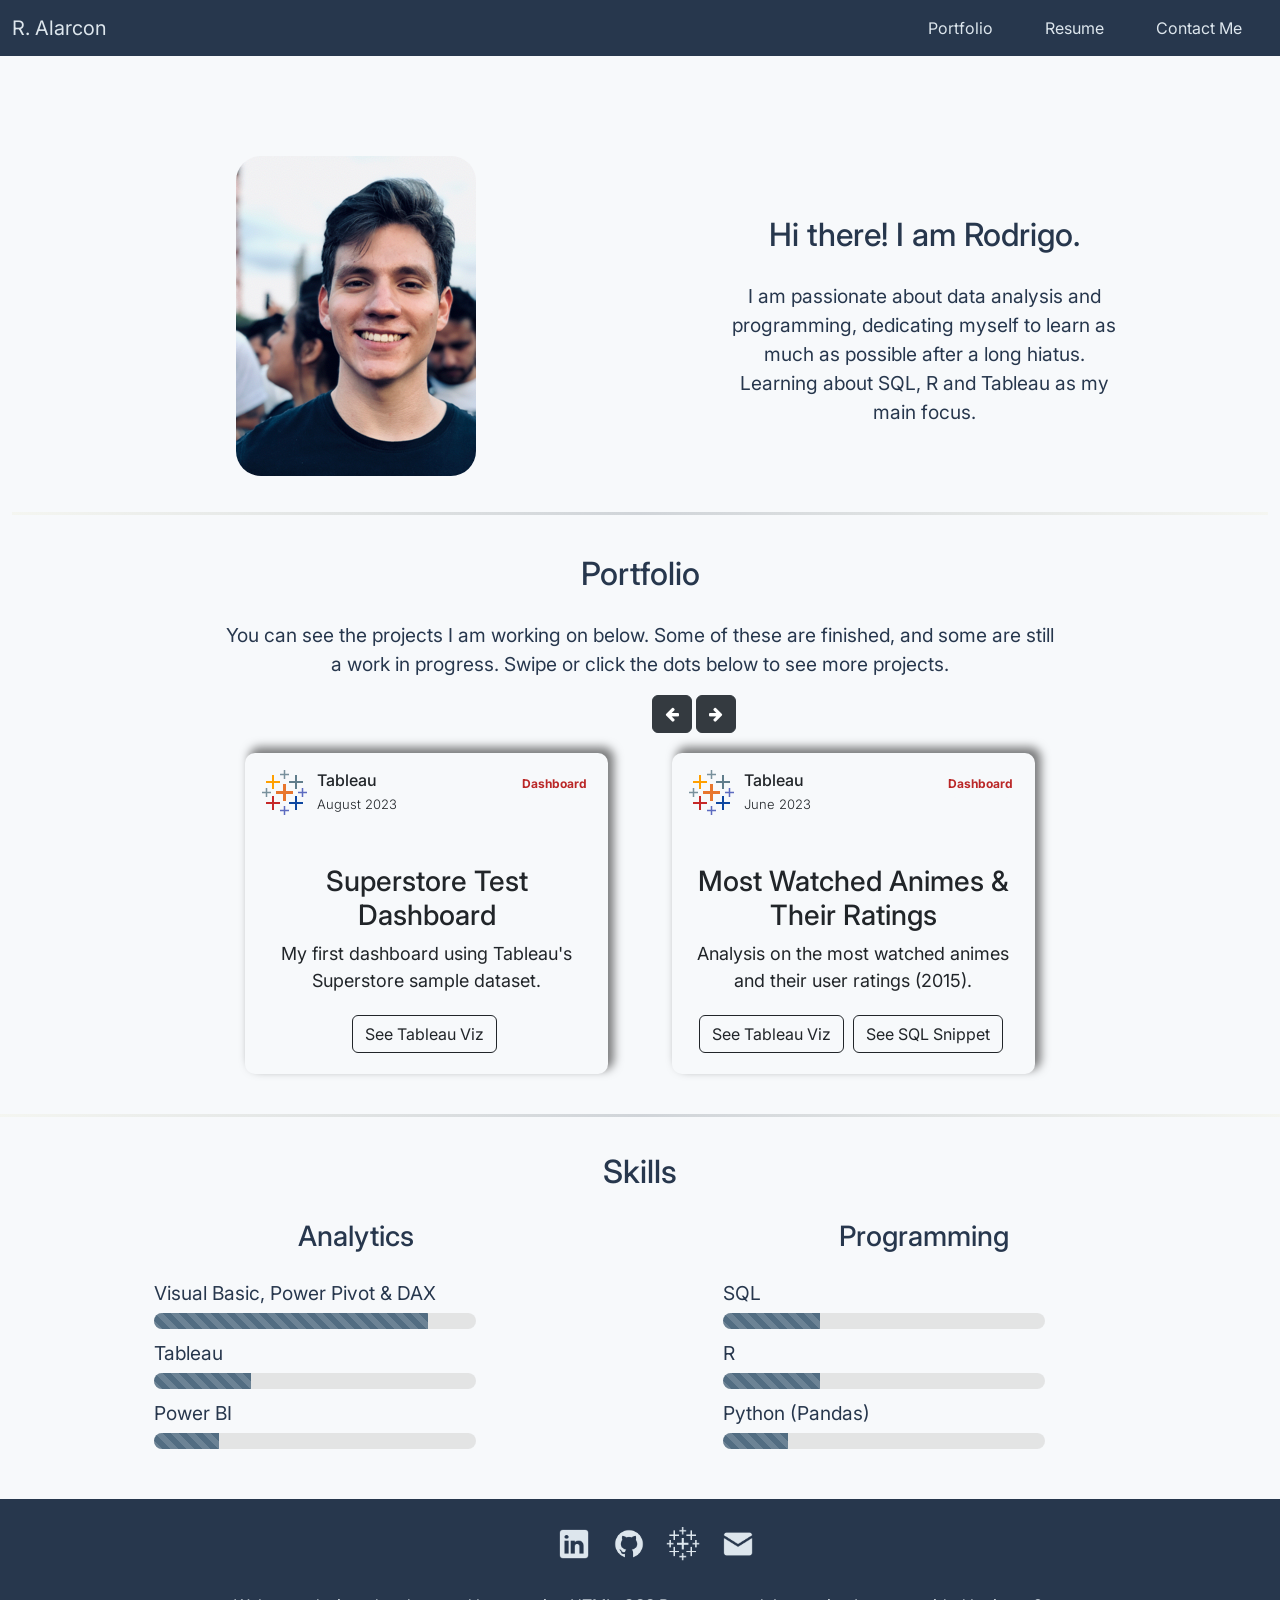
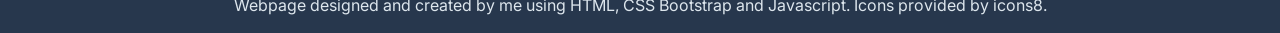
<file: index.html>
<!DOCTYPE html>
<html lang="en">

<head>

  <!-- Required meta tags -->
  <meta charset="utf-8">
  <meta name="viewport" content="width=device-width, initial-scale=1">
  <meta http-equiv='cache-control' content='no-cache'>
  <meta http-equiv='expires' content='0'>
  <meta http-equiv='pragma' content='no-cache'>

  <!-- Bootstrap CSS -->
  <link href="https://cdn.jsdelivr.net/npm/bootstrap@5.3.0/dist/css/bootstrap.min.css" rel="stylesheet"
    integrity="sha384-9ndCyUaIbzAi2FUVXJi0CjmCapSmO7SnpJef0486qhLnuZ2cdeRhO02iuK6FUUVM" crossorigin="anonymous">

  <!-- CSS Style Sheet -->
  <link href='https://stackpath.bootstrapcdn.com/bootstrap/5.0.0-alpha1/css/bootstrap.min.css' rel='stylesheet'>
  <link href='https://cdnjs.cloudflare.com/ajax/libs/font-awesome/4.0.3/css/font-awesome.css' rel='stylesheet'>
  <link rel="stylesheet" href="index-styles.css">


  <!-- Font Styles -->
  <link rel="preconnect" href="https://fonts.googleapis.com">
  <link rel="preconnect" href="https://fonts.gstatic.com" crossorigin>
  <link href="https://fonts.googleapis.com/css2?family=Inter:wght@100;200;300;400;500;600&display=swap" rel="stylesheet">

  <!-- Add icon library -->
  <link rel="stylesheet" href="https://cdnjs.cloudflare.com/ajax/libs/font-awesome/4.7.0/css/font-awesome.min.css">


  <title>Rodrigo Alarcon</title>

  <!-- Favicons in different resolutions to cover most use cases-->
  <link rel="apple-touch-icon" sizes="180x180" href="./Pictures/apple-touch-icon.png">
  <link rel="icon" type="image/png" sizes="32x32" href="./Pictures/favicon-32x32.png">
  <link rel="icon" type="image/png" sizes="16x16" href="./Pictures/favicon-16x16.png">
  <link rel="manifest" href="./Pictures/site.webmanifest">
  <link rel="mask-icon" href="./Pictures/safari-pinned-tab.svg" color="#5bbad5">
  <meta name="msapplication-TileColor" content="#da532c">
  <meta name="theme-color" content="#1d1a1a">

  <script type='text/javascript' src=''></script>
  <script type='text/javascript' src='https://cdn.jsdelivr.net/npm/popper.js@1.16.0/dist/umd/popper.min.js'></script>
  <script type='text/javascript' src='https://stackpath.bootstrapcdn.com/bootstrap/5.0.0-alpha1/js/bootstrap.min.js'></script>

</head>


<body class="hidden">

  <!-- Personal Header -->
  <section id="personal-header">

    <div class="first-section">

      <!-- Nav Bar -->

      <nav class="navbar navbar-expand-lg ms-auto" data-bs-theme="dark">
        <div class="container-fluid">
          <a class="navbar-brand" href="#">R. Alarcon</a>
          <button class="navbar-toggler" type="button" data-bs-toggle="collapse" data-bs-target="#navbarNavDropdown"
            aria-controls="navbarNavDropdown" aria-expanded="false" aria-label="Toggle navigation">
            <span class="navbar-toggler-icon"></span>
          </button>
          <div class="collapse navbar-collapse" id="navbarNavDropdown">
            <ul class="navbar-nav ms-auto">
              <li class="nav-item">
                <a class="nav-link" href="#portfolio">Portfolio</a>
              </li>
              <li class="nav-item">
                <a target="_blank" class="nav-link" aria-current="page" href="./Pictures/CVRJAP_2023_PDF.pdf">Resume</a>
              </li>
              <li class="nav-item">
                <a class="nav-link" href="#footer">Contact Me</a>
              </li>
            </ul>
          </div>
        </div>
      </nav>

      <!-- Personal Bio -->
      <div class="personal-bio container-fluid">
        <div class="row justify-content-evenly">
          <div class="col-lg-4">
            <img class="profile-pic" src="./Pictures/my_portrait_medium.png" alt="my-picture">
          </div>
          <div class="col-lg-4 welcome-div short-desc personal-bio">
            <h2 class="welcome-msg">Hi there! I am Rodrigo.</h2>
            <p class="flex-fill ms-auto text-center text-break">I am passionate about data analysis and programming, dedicating myself to learn as much as possible after a long hiatus. Learning about SQL, R and Tableau as my main focus.</p>
          </div>
        </div>

        <hr class="divider">

  </section>
    


  <!-- Project Section -->
  <section id="portfolio">
    <div class="container-fluid">
      <h2>Portfolio</h2>
      <div class="row justify-content-evenly">
        <div class="col-md-8">
          <p class="short-desc ms-auto text-wrap">You can see the projects I am working on below. Some of these are
            finished, and some are still a work in progress. Swipe or click the dots below to see more projects.</p>
  
          <!-- Carousel Title Section -->
          <div class="row">
            <div class="col-md-6">
            </div>
            <!-- Arrow section -->
            <div class="arrow-pointers col-md-6 text-right">
              <a class="arrow-button btn btn-outline-dark" href="#carouselExampleIndicators2" role="button" data-slide="prev">
                <i class="arrow-icon fa fa-arrow-left"></i>
              </a>
              <a class="arrow-button btn btn-outline-dark" href="#carouselExampleIndicators2" role="button" data-slide="next">
                <i class="arrow-icon fa fa-arrow-right"></i>
              </a>
            </div>
            <!-- Carousel starts -->
            <div class="col-md-12">
              <div id="carouselExampleIndicators2" class="carousel slide" data-interval="false">
                <div class="carousel-inner">
                  <div class="carousel-item">
                    <div class="row">
                      <!-- Card 1 -->
                      <div class="col-md-6 mb-3">
                        <!-- If you want to add another card to the main layout, change class to col-md-4 and copy a new card section-->
                        <div class="card p-3 mb-2">
                          <div class="d-flex justify-content-between">
                            <div class="d-flex flex-row align-items-center">
                              <div class="icon"> <i class="bx bxl-mailchimp"></i> </div>
                              <div class="ms-2 c-details">
                                <h6 class="mb-0">Tableau</h6> <span>Feb 2023</span>
                              </div>
                            </div>
                            <div class="badge"> <span class="tb-dash">Dashboard</span> </div>
                          </div>
                          <div class="mt-5">
                            <h3 class="heading text-center">Bellabeat Case Study</h3>
                            <p class="card-text">First visualization as part of Google DA Cert's Capstone Project.</p>
                            <div class="text-center">
                              <a target="_blank" href="https://public.tableau.com/views/BellabeatTest/BellabeatInsights?:language=en-US&:display_count=n&:origin=viz_share_link" class="card-btn btn btn-outline-dark">See Tableau Viz</a>
                              <a target="_blank" href="https://codefile.io/f/E3i7aLBOli" class="card-btn btn btn-outline-dark">See SQL Snippet</a>
                            </div>
                          </div>
                        </div>
                      </div>
  
                      <!-- Card 2 -->
                      <div class="col-md-6 mb-3">
                        <div class="card p-3 mb-2">
                          <div class="d-flex justify-content-between">
                            <div class="d-flex flex-row align-items-center">
                              <div class="icon"> <i class="bx bxl-mailchimp"></i> </div>
                              <div class="ms-2 c-details">
                                <h6 class="mb-0">Tableau</h6> <span>May 2023</span>
                              </div>
                            </div>
                            <div class="badge"> <span class="tb-story">Story</span> </div>
                          </div>
                          <div class="mt-5">
                            <h3 class="heading text-center">Death Rates in the U.S. since 1950</h3>
                            <p class="card-text">Data analysis on death rate by suicide in the U.S. since 1950 for men & women, broken down by race.</p>
                            <div class="text-center">
                              <a target="_blank" href="https://public.tableau.com/views/DeathRates_16857467109320/SR_Story?:language=en-US&:display_count=n&:origin=viz_share_link" class="card-btn btn btn-outline-dark">See Tableau Viz</a>
                              <a target="_blank" href="https://codefile.io/f/VTBFQFcIsS" class="card-btn btn btn-outline-dark">See SQL Snippet</a>
                            </div>
                          </div>
                        </div>
                      </div>
                    </div>
                  </div>
  
                  <!-- New carousel starts -->
                  <div class="carousel-item active">
                    <div class="row">
                      <!-- Card 3 -->
                      <div class="col-md-6 mb-3">
                        <div class="card p-3 mb-2">
                          <div class="d-flex justify-content-between">
                            <div class="d-flex flex-row align-items-center">
                              <div class="icon"> <i class="bx bxl-mailchimp"></i> </div>
                              <div class="ms-2 c-details">
                                <h6 class="mb-0">Tableau</h6> <span>August 2023</span>
                              </div>
                            </div>
                            <div class="badge"> <span class="tb-dash">Dashboard</span> </div>
                          </div>
                          <div class="mt-5">
                            <h3 class="heading text-center">Superstore Test Dashboard</h3>
                            <p class="card-text">My first dashboard using Tableau's Superstore sample dataset.</p>
                            <div class="text-center">
                              <a target="_blank" href="https://public.tableau.com/views/SuperstoreExercise_16878974629390/SalesDashboard?:language=en-US&:display_count=n&:origin=viz_share_link" class="card-btn btn btn-outline-dark">See Tableau Viz</a>
                              <!-- <a href="#" class="card-btn btn btn-outline-dark">See SQL Snippet</a> -->
                            </div>
                          </div>
                        </div>
                      </div>
  
                      <!-- Card 4 -->
                                            <div class="col-md-6 mb-3">
                        <div class="card p-3 mb-2">
                          <div class="d-flex justify-content-between">
                            <div class="d-flex flex-row align-items-center">
                              <div class="icon"> <i class="bx bxl-mailchimp"></i> </div>
                              <div class="ms-2 c-details">
                                <h6 class="mb-0">Tableau</h6> <span>June 2023</span>
                              </div>
                            </div>
                            <div class="badge"> <span class="tb-dash">Dashboard</span> </div>
                          </div>
                          <div class="mt-5">
                            <h3 class="heading text-center">Most Watched Animes & Their Ratings</h3>
                            <p class="card-text">Analysis on the most watched animes and their user ratings (2015).</p>
                            <div class="text-center">
                              <a target="_blank" href="https://public.tableau.com/views/AnimeAnalysis_16872363493180/WA_Dashboard?:language=en-US&:display_count=n&:origin=viz_share_link" class="card-btn btn btn-outline-dark">See Tableau Viz</a>
                              <a target="_blank" href="https://codefile.io/f/uFCJrzabsg" class="card-btn btn btn-outline-dark">See SQL Snippet</a>
                            </div>
                          </div>
                        </div>
                      </div>
                    </div>
                  </div>
                  <!-- New carousel ends -->
                </div>
              </div>
            </div>
          </div>
        </div>
      </div>
    </div>
  
    <hr class="divider">
  
  </section>


  <section id="skills">
    <h2>Skills</h2>
    <div class="skill-div container-fluid">
      <div class="row justify-content-evenly">
  
        <!-- First Column of Skills -->
        <div class="skill-col-1 col-md-4"> <!-- If you need to add another column, paste code snippet from div class skill-col until last div and change to md-6-->
          <h3 class="skill-category skill-header-1"> Analytics</h3>
          <p class="skill-name">Visual Basic, Power Pivot & DAX</p>
          <div class="progress">
            <div class="progress-bar progress-bar-striped" role="progressbar" style="width: 85%" aria-valuenow="80" aria-valuemin="0"
              aria-valuemax="100"></div>
          </div>
          <p class="skill-name">Tableau</p>
          <div class="progress">
            <div class="progress-bar progress-bar-striped" role="progressbar" style="width: 30%" aria-valuenow="30" aria-valuemin="0"
              aria-valuemax="100"></div>
          </div>
          <p class="skill-name">Power BI</p>
          <div class="progress">
            <div class="progress-bar progress-bar-striped" role="progressbar" style="width: 20%" aria-valuenow="20" aria-valuemin="0"
              aria-valuemax="100"></div>
          </div>
        </div>

        <!-- Second Column of Skills -->
        <div class="skill-col-2 col-md-4">
          <h3 class=" skill-category skill-header-2">Programming</h3>
          <p class="skill-name">SQL</p>
          <div class="progress">
            <div class="progress-bar progress-bar-striped" role="progressbar" style="width: 30%" aria-valuenow="30" aria-valuemin="0"
              aria-valuemax="100"></div>
          </div>
          <p class="skill-name">R</p>
          <div class="progress">
            <div class="progress-bar progress-bar-striped" role="progressbar" style="width: 30%" aria-valuenow="30" aria-valuemin="0"
              aria-valuemax="100"></div>
          </div>
          <p class="skill-name">Python (Pandas)</p>
          <div class="progress">
            <div class="progress-bar progress-bar-striped" role="progressbar" style="width: 20%" aria-valuenow="20" aria-valuemin="0"
              aria-valuemax="100"></div>
          </div>
        </div>
  
      </div>
    </div>
  </section>


  <section id="footer">
    <div class=" img-div container-fluid ms-auto">
      <ul class="img-list">
        <li class="img-item"> <!-- Add one <li> for every new icon needed-->
          <a href="https://www.linkedin.com/in/alarconr" target="_blank" >
            <img class="footer-img" src="./Pictures/linkedin-icon-100.png" alt="linkedin">
          </a>
        </li>
        <li class="img-item">
          <a href="https://github.com/ralp873" target="_blank" >
            <img class="footer-img" src="./Pictures/github-icon-100.png" alt="github">
          </a>
        </li> 
        <li class="img-item"> 
          <a href="https://public.tableau.com/app/profile/rodrigo.alarcon" target="_blank" >
            <img class="footer-img" src="./Pictures/tableau-icon-100.png" alt="tableau">
          </a>
        </li>
        <li class="img-item"> 
          <a href="mailto: rjap725@gmail.com" target="_blank" >
            <img class="footer-img" src="./Pictures/email-icon-100.png" alt="email">
          </a>
        </li>
      </ul>
    </div>
    <div class="footer-div container-fluid">
      <p class="ms-auto text-center text-break footer-pg text-wrap">Webpage designed and created by me using HTML, CSS Bootstrap and Javascript. Icons provided by icons8.</p>
    </div>
  </section>

  <!-- Bootstrap Bundle with Popper, jQuery CDN and JS script link -->
  <script src="https://cdn.jsdelivr.net/npm/bootstrap@5.3.0/dist/js/bootstrap.bundle.min.js"
    integrity="sha384-geWF76RCwLtnZ8qwWowPQNguL3RmwHVBC9FhGdlKrxdiJJigb/j/68SIy3Te4Bkz"
    crossorigin="anonymous"></script>
  <script src="https://ajax.googleapis.com/ajax/libs/jquery/3.6.0/jquery.min.js"></script>
  <script src="index.js" charset="utf-8"></script>
  <script type='text/javascript'></script>
</body>

</html>
</file>
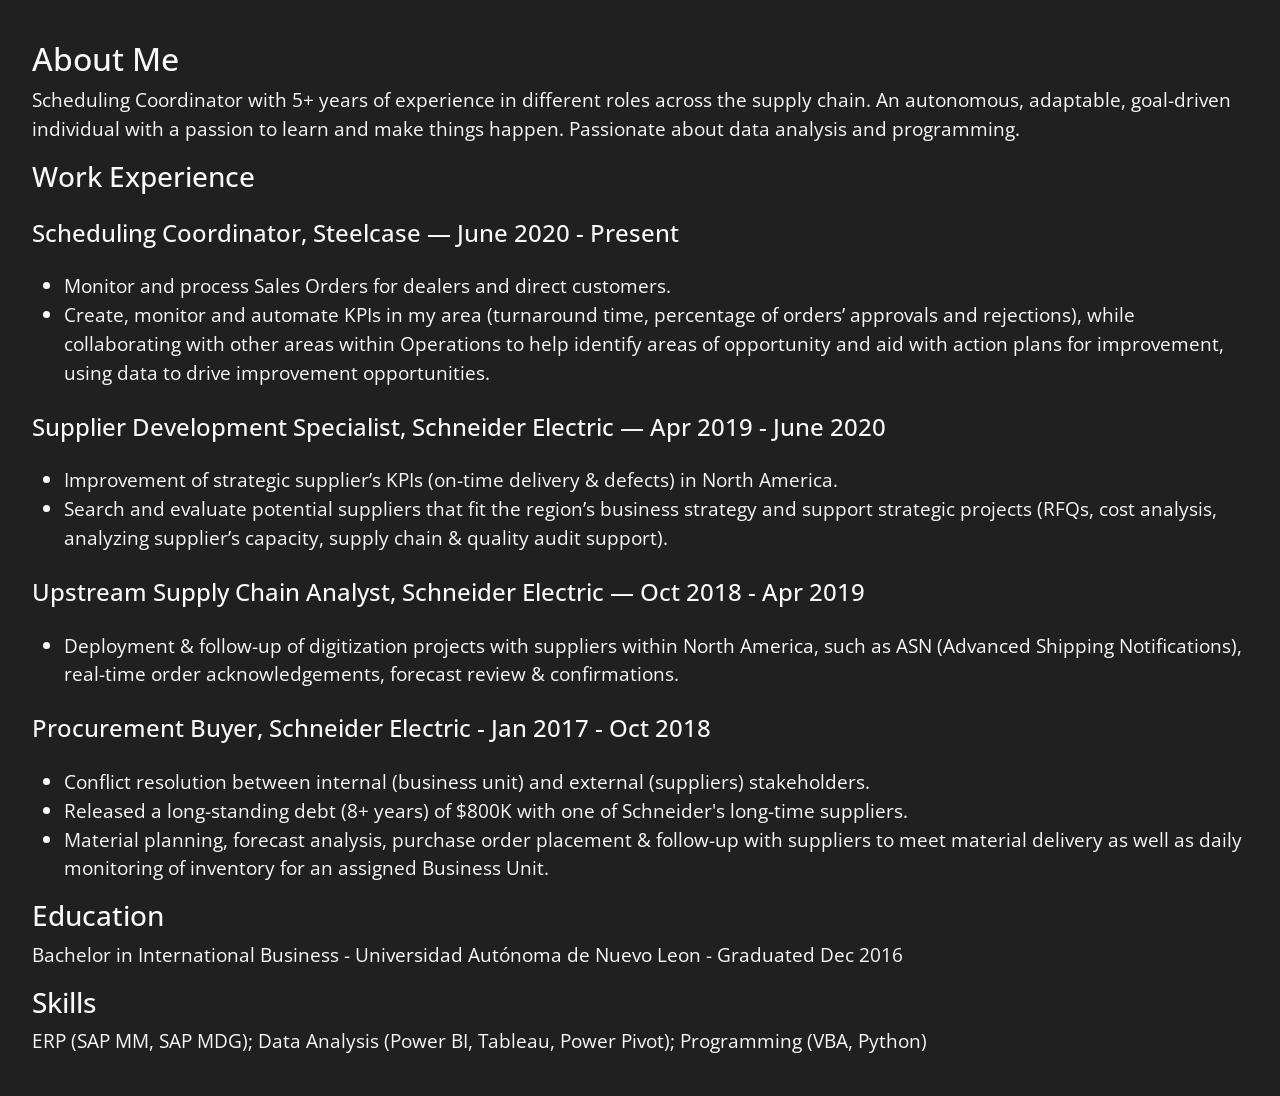
<file: curriculum.html>
<!DOCTYPE html>
<html lang="en" dir="ltr">
  <head>

    <meta charset="utf-8">
    <!-- Bootstrap CSS -->
    <link href="https://cdn.jsdelivr.net/npm/bootstrap@5.1.3/dist/css/bootstrap.min.css" rel="stylesheet" integrity="sha384-1BmE4kWBq78iYhFldvKuhfTAU6auU8tT94WrHftjDbrCEXSU1oBoqyl2QvZ6jIW3" crossorigin="anonymous">

    <!-- CSS Style Sheet -->
    <link rel="stylesheet" href="resume-styles.css">


    <!-- Font Styles -->
    <link rel="preconnect" href="https://fonts.googleapis.com">
    <link rel="preconnect" href="https://fonts.gstatic.com" crossorigin>
    <link href="https://fonts.googleapis.com/css2?family=Open+Sans:wght@400;500;600&display=swap" rel="stylesheet">


    <title>My Resume</title>
    
  </head>

  <body>

    <section id="about-me">
      <div class="container-fluid">
        <h2 class="cv-header">About Me</h2>
          <p>Scheduling Coordinator with 5+ years of experience in different roles across the supply chain. An autonomous, adaptable, goal-driven individual with a passion to learn and make things happen.
          Passionate about data analysis and programming.</p>
      </div>
    </section>

    <section id="work-experience">
      <div class="container-fluid">
        <h3 class="cv-header">Work Experience</h3>
            <h4 class="job-title">Scheduling Coordinator, Steelcase — June 2020 - Present</h4>
              <ul>
                  <li>Monitor and process Sales Orders for dealers and direct customers.</li>
                  <li>Create, monitor and automate KPIs in my area (turnaround time, percentage of orders’ approvals and rejections), while collaborating with other areas within Operations to help identify areas of opportunity and aid with action plans for improvement, using data to drive improvement opportunities.</li>
              </ul>
      </div>
      
        <div class="container-fluid">
          <h4 class="job-title">Supplier Development Specialist, Schneider Electric — Apr 2019 - June 2020</h4>
              <ul>
                <li>Improvement of strategic supplier’s KPIs (on-time delivery & defects) in North America.</li>
                <li>Search and evaluate potential suppliers that fit the region’s business strategy and support strategic projects (RFQs, cost analysis, analyzing supplier’s capacity, supply chain & quality audit support).</li>
              </ul>
        </div>
      
        <div class="container-fluid">
          <h4 class="job-title">Upstream Supply Chain Analyst, Schneider Electric — Oct 2018 - Apr 2019</h4>
            <ul>
              <li>Deployment & follow-up of digitization projects with suppliers within North America, such as ASN (Advanced Shipping Notifications), real-time order acknowledgements, forecast review & confirmations.</li>
            </ul>
        </div>
      
        <div class="container-fluid">
          <h4 class="job-title">Procurement Buyer, Schneider Electric - Jan 2017 - Oct 2018</h4>
            <ul>
                <li>Conflict resolution between internal (business unit) and external (suppliers) stakeholders.</li>
                <li>Released a long-standing debt (8+ years) of $800K with one of Schneider's long-time suppliers.</li>
                <li>Material planning, forecast analysis, purchase order placement & follow-up with suppliers to meet material delivery as well as daily monitoring of inventory for an assigned Business Unit.</li>
            </ul>
        </div>
    </section>
  


    <section id="education">
      <div class="container-fluid">
        <h3 class="cv-header">Education</h3>
          <p>Bachelor in International Business - Universidad Autónoma de Nuevo Leon - Graduated Dec 2016</p>
      </div>
    </section>
  
    <section id="skills">
      <div class="container-fluid">
        <h3 class="cv-header">Skills</h3>
          <p>ERP (SAP MM, SAP MDG); Data Analysis (Power BI, Tableau, Power Pivot); Programming (VBA, Python)</p>
      </div>
    </section>

    <!-- Bootstrap Bundle with Popper, jQuery CDN and JS script link -->
    <script src="https://cdn.jsdelivr.net/npm/bootstrap@5.1.3/dist/js/bootstrap.bundle.min.js" integrity="sha384-ka7Sk0Gln4gmtz2MlQnikT1wXgYsOg+OMhuP+IlRH9sENBO0LRn5q+8nbTov4+1p" crossorigin="anonymous"></script>
    <script src="https://ajax.googleapis.com/ajax/libs/jquery/3.6.0/jquery.min.js"></script>
    <script src="index.js" charset="utf-8"></script>

  </body>

</html>
</file>
<file: index-styles.css>
/* General Changes */

body {
  background-color: #F7F9FB;
  color: #27374D;
  font-family: 'Inter', sans-serif;
}

p {
  font-size: 1.2rem;
  text-align: center;
}

h2 {
  text-align: center;
  padding: 1.25rem;
}

hr.divider {
  border: 0;
  height: 0.188rem;
  background-image: linear-gradient(to right, rgba(236, 236, 210, 1), rgb(91, 102, 113), rgba(236, 236, 210, 1));
}

table {
  margin-left: 30%;
}

td {
  padding-right: 1.5rem;
}

/* Navbar Changes */

.navbar-brand:hover {
  color: #9DB2BF;
}

.navbar {
  background-color: #27374D;
}

.nav-item {
  padding: 0 1.125rem;
}

.navbar-nav .nav-link {
  text-align: right;
  color: #DDE6ED;
}

.navbar-brand {
  color: #DDE6ED;
}

.nav-link:hover {
  color: #9DB2BF;
}


/* Personal Header Changes */

.personal-bio {
  text-align: center;
  margin-top: 4.375rem;
  margin-bottom: 1.25rem;
}


.profile-pic {
  width: auto;
  border-radius: 1.563rem;
  margin-top: 1.875rem;
  margin-bottom: 1.25rem;
}

.welcome-msg {
  padding: 1.25rem 0 1.25rem;
}


/* Project Changes */

.card {
  margin: 1.25rem;
  border: none;
  border-radius: 0.625rem;
  background-color: #F7F9FB;
  box-shadow: 0.313rem -0.313rem 0.625rem 0.063rem rgba(0, 0, 0, 0.5)
}

.card-text {
  font-size: 1.125rem;
}

.c-details span {
  font-weight: 300;
  font-size: 0.813rem;
}

.icon {
  width: 3rem;
  height: 3rem;
  border-radius: 0.938rem;
  display: flex;
  align-items: center;
  justify-content: center;
  font-size: 2.438rem;
  background-image: url(./Pictures/tableau-icon-span.png);
}

.badge span {
  background-color: #F7F9FB;
  width: 3.75rem;
  height: 1.563rem;
  padding-bottom: 0.188rem;
  border-radius: 0.313rem;
  display: flex;
  color: #343a40;
  justify-content: center;
  align-items: center
}

.text1 {
  font-size: 0.875rem;
  font-weight: 600;
}

.text2 {
  color: #a5aec0;
}


.card-btn {
  margin-top: 0.313rem;
  margin-bottom: 0.313rem;
  margin-right: 0.313rem;
  border-color: none;
}

.arrow-pointers {
  padding-right: 2.188rem;
}

.arrow-button {
background-color: #343a40;
border-color: #343a40;
}

.arrow-icon {
color: #ffffff;
}

span.tb-story {
  color: green;
}

span.tb-dash {
  color: #ba2727;
}

/* Skills Section  */

.skill-category {
  text-align: center;
  margin-bottom: 1.625rem;
}

.skill-name {
  margin-top: 0.625rem;
  margin-bottom: 0.313rem;
  text-align: left;
}

.skill-div {
  padding-bottom: 3.125rem;
}

.progress {
  background-color: #DBDADAAE;
  width: 80%;
  border-radius: 0.625rem;
}

.progress-bar {
  background-color: #526D82;
}

/* Footer Section */

#footer {
  background-color: #27374D;
  overflow: hidden;
}

.footer-div {
  margin-top: 0.625rem;
  margin-bottom: 0.563rem;
  background-color: #27374D;
  color: #DDE6ED;
}

.footer-pg {
  padding-left: 15%;
  padding-right: 15%;
  font-size: 1rem;
  text-align: center;
}

.footer-img {
  height: 2.125rem;
  width: auto;
  float: left;
}

.img-item {
  display: inline-flex;
  margin: 1.125rem 0.525rem 0rem;
  flex-direction: column;
  align-items: center;
}

.img-div {
  display: inline-flex;
  justify-content: center;
  margin-top: 0.625rem;
}

.icons-text {
  font-size: 0.825rem;
}

/* Media Tags & animations */

@media (max-width: 960px) {
  .profile-pic {
    margin-top: 3.125rem;
    width: 35%;
  }

  .short-desc {
    padding-left: 15%;
    padding-right: 15%;
    padding-bottom: 1.25rem;
  }

  .personal-bio {
    text-align: center;
    margin-top: 2.125rem;
    margin-bottom: 1.25rem;
  }

  .skill-header-2 {
    margin-top: 2.125rem;
  }

  .progress {
    margin-left: auto;
    margin-right: auto;
  }

  .skill-name {
    text-align: center;
  }

  .navbar-toggler {
    border: none;
  }

  .arrow-pointers {
    margin-bottom: 0.313rem;
    margin-left: 0.625rem;
  }
}

@media (max-width: 820px) {
  .card {
    margin: 0.625rem;
  }
}
</file>
<file: resume-styles.css>
/* General Changes */

body {
    background-color: #202020;
    color: #F9F9F9;
    font-family: "Open Sans", sans-serif;
    margin: 40px 20px 40px 20px;
  }


p {
    font-size: 1.2rem;
}

li {
    font-size: 1.2rem;
}
  
hr {
    margin-left: 25%;
    width: 50%;
    border-style: none;
    border-width: 10px;
    border-top-style: dotted;
    border-color: #F9F9F9;
  }


  /* Work Experience Section */

.job-title {
      margin-top: 25px;
      margin-bottom: 25px;
  }

  .vl {
    border-left: 6px solid white;
    padding-left: 10px;
  }

  /* Media Tags */

@media (max-width: 1080px) {
    .profile-pic {
      width: 35%;
    }
  }
</file>
